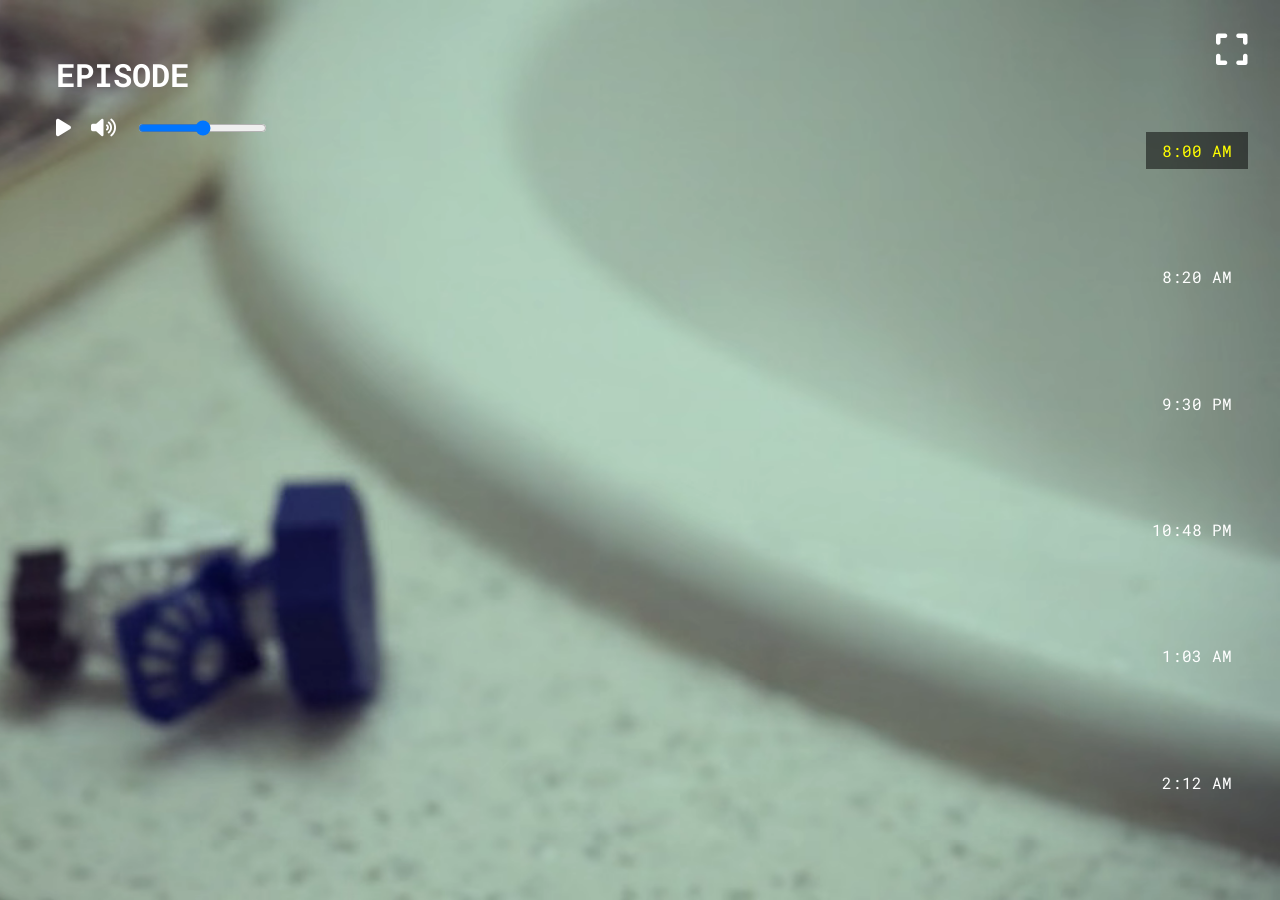
<file: studio1/index.html>
<!DOCTYPE html>
<html lang="en">
<head>
    <meta charset="UTF-8">
    <meta name="viewport" content="width=device-width, initial-scale=1.0">
    <title>just another</title>

    <link rel="preconnect" href="https://fonts.googleapis.com">
    <link rel="preconnect" href="https://fonts.gstatic.com" crossorigin>
    <link href="https://fonts.googleapis.com/css2?family=Roboto+Mono:ital,wght@0,100..700;1,100..700&display=swap" rel="stylesheet">

    
    <link rel="stylesheet" href="https://cdnjs.cloudflare.com/ajax/libs/font-awesome/6.0.0-beta3/css/all.min.css">

    <link href="styles.css" rel="stylesheet">

    <script src="script.js" defer></script>
</head>
<body>

    <header>
        <h1>EPISODE</h1>

        <section id="controls">
            <i class="fa-solid fa-play"></i>
            <i class="fa-solid fa-volume-up"></i>
            <input id="volumeLevel" type="range" min="0" max="100" step="1">
        </section>
    </header>

    <main>
    </main>

    <div>
        <i class="fas fa-expand"></i>

        <ul>
            <li><a>8:00 AM</a></li>
            <li><a>8:20 AM</a></li>
            <li><a>9:30 PM</a></li>
            <li><a>10:48 PM</a></li>
            <li><a>1:03 AM</a></li>
            <li><a>2:12 AM</a></li>
        </ul>
    </div>


    <video id="myVideo" muted autoplay loop playsinline>
        <source src="media/videoBASE.webm" type="video/webm">
        <!-- <source src="media/videoBase.mp4" type="video/mp4"> -->
        <p>Your browser doesn't support HTML5 video.
        Here is a <a href="media/videoBASE.mp4">link to the video</a> instead.</p>
    </video>

    
</body>
</html>
</file>
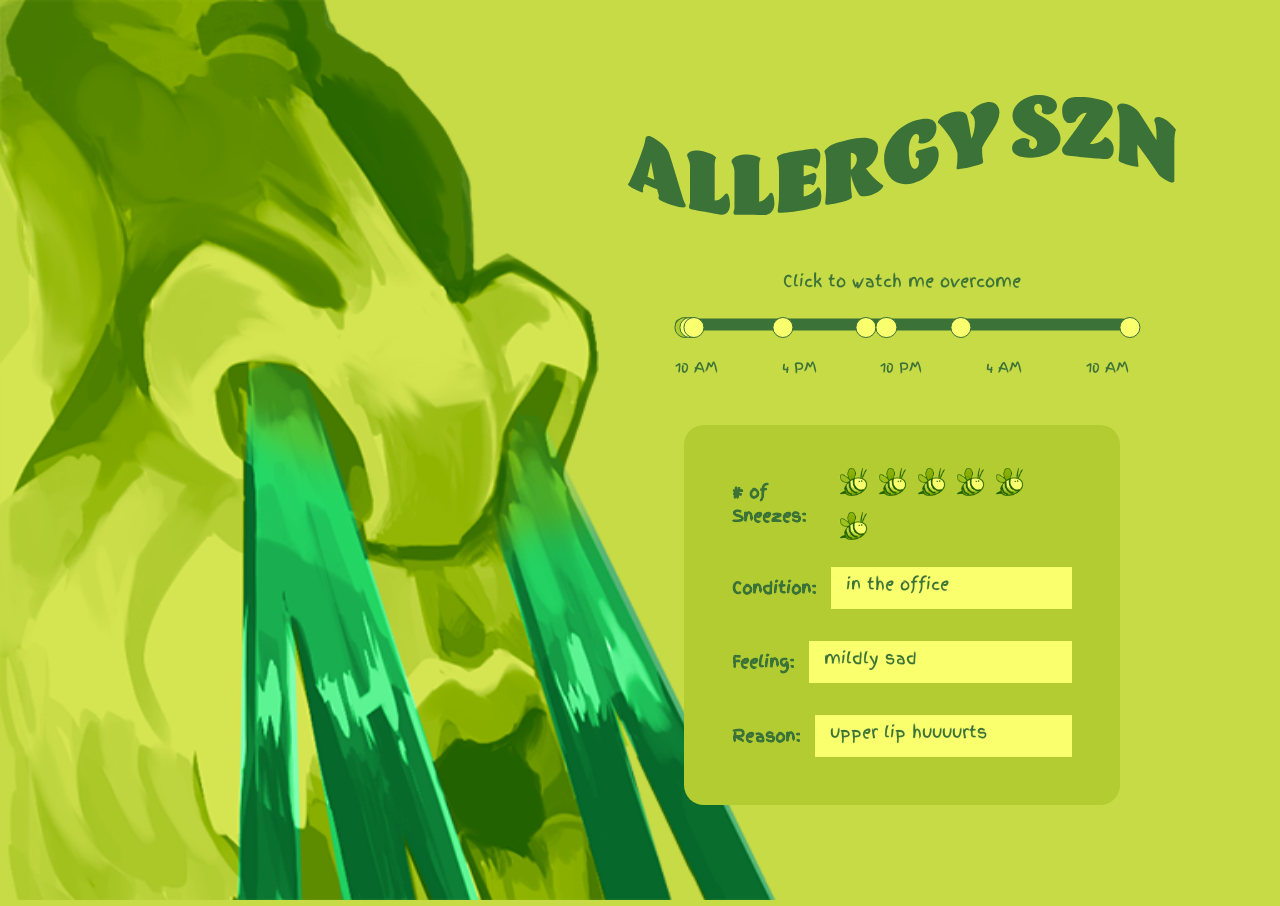
<file: studio2/index.html>
<!DOCTYPE html>
<html lang="en">
<head>
    <meta charset="UTF-8">
    <meta name="viewport" content="width=device-width, initial-scale=1.0">
    
    <link rel="preconnect" href="https://fonts.googleapis.com">
    <link rel="preconnect" href="https://fonts.gstatic.com" crossorigin>
    <link href="https://fonts.googleapis.com/css2?family=Finger+Paint&display=swap" rel="stylesheet">

    <link rel="stylesheet" href="https://cloudflare.com">
    <link rel="stylesheet" href="styles.css">

    <script src="script.js" defer></script>

    <title>Allergy Szn</title>
</head>
<body>

    <section>
        <img id="nose" src="images/nose3.png" alt="nose" height="750">
    </section>

    <main>
         <header>
            <img src="images/title.svg" alt="allergy-szn" height="120">
        </header>

        <div id="action-area">
            <p>Click to watch me overcome</p>
            <div id="timeline">
                <div id="bar"></div>
                <div id="timestamps"></div>
            </div>
            <ul>
                <li>10 AM</li>
                <li>4 PM</li>
                <li>10 PM</li>
                <li>4 AM</li>
                <li>10 AM</li>
            </ul>
        </div>

        
        <div id="container">
            <div id="sneezes">
                <h3># of Sneezes:</h3>
                <div id="bees"></div>
            </div>

            <div id="condition">
                <h3>Condition:</h3>
                <p>peanut butter</p>
            </div>

            <div id="feeling">
                <h3>Feeling:</h3>
                <p>aw man</p>
            </div>

            <div id="reason">
                <h3>Reason:</h3>
                <p>so sad</p>
            </div>
        </div>
    </main>
    
</body>
</html>
</file>
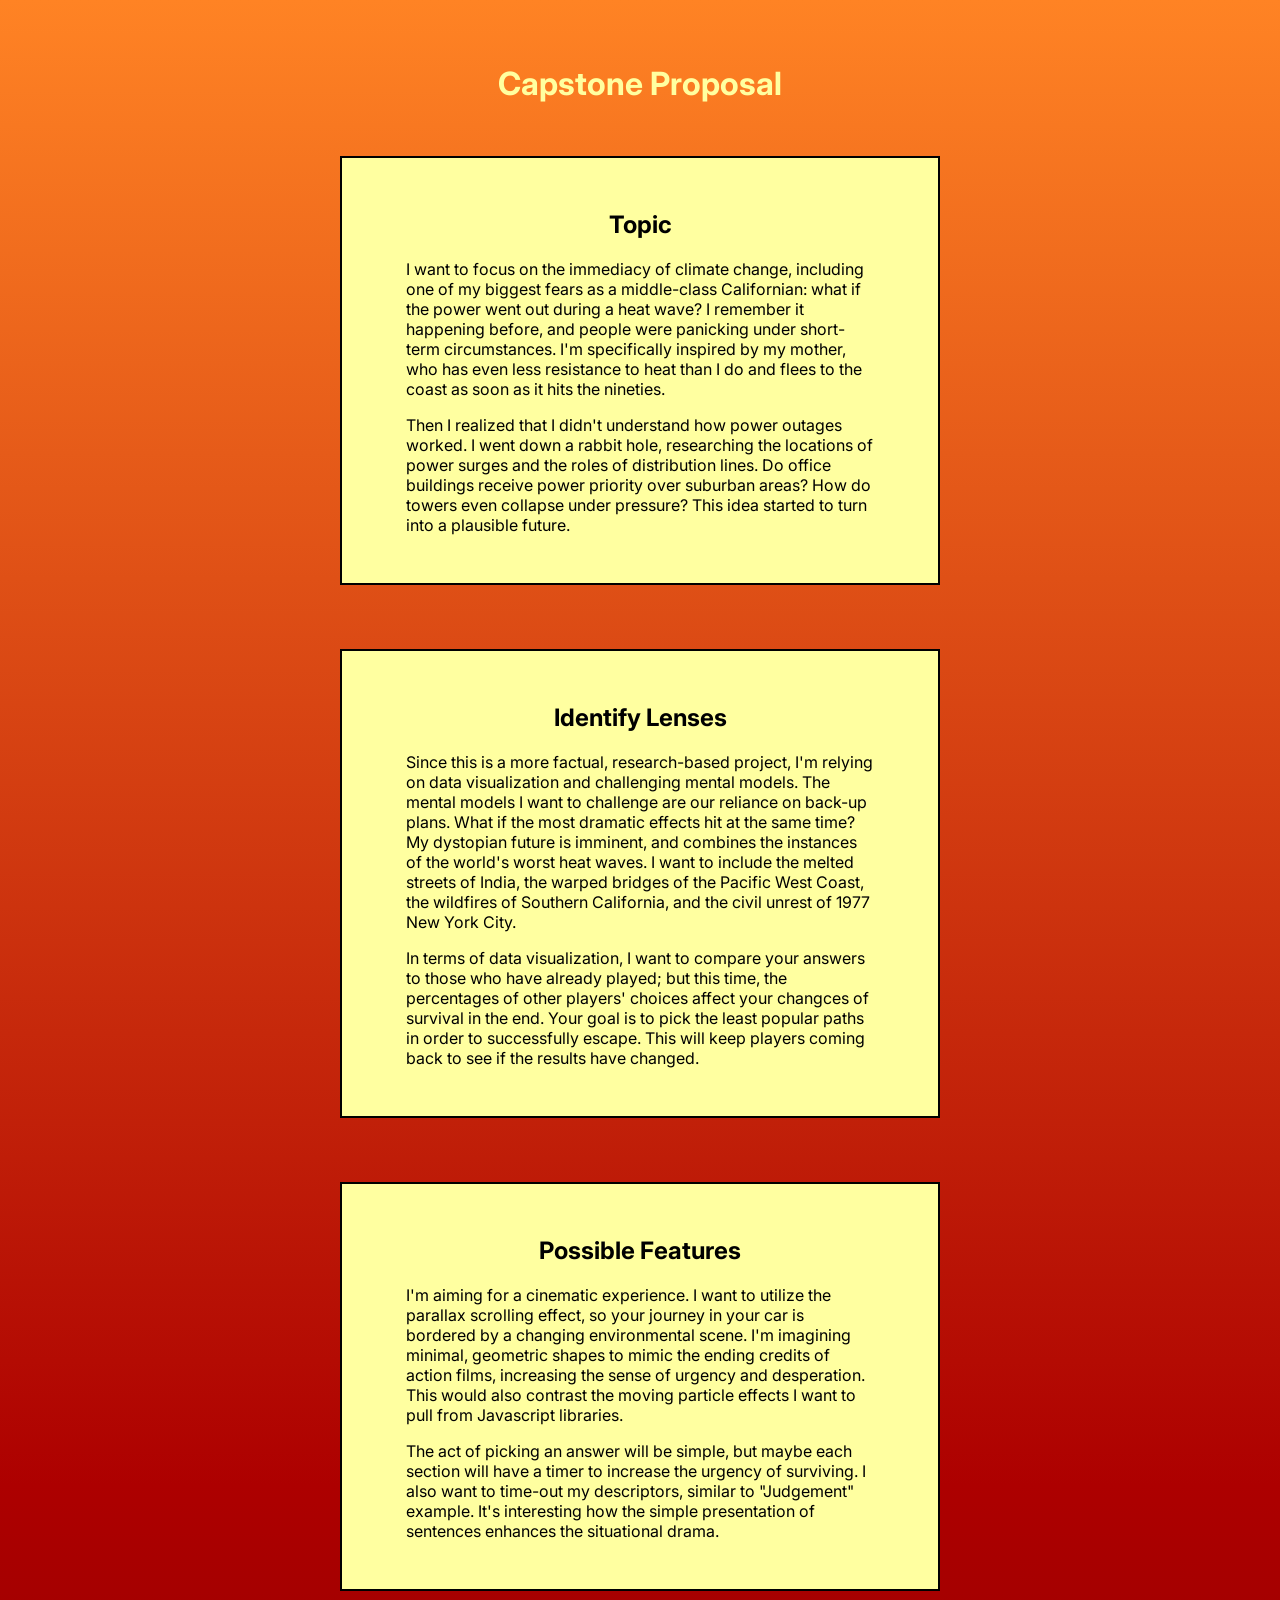
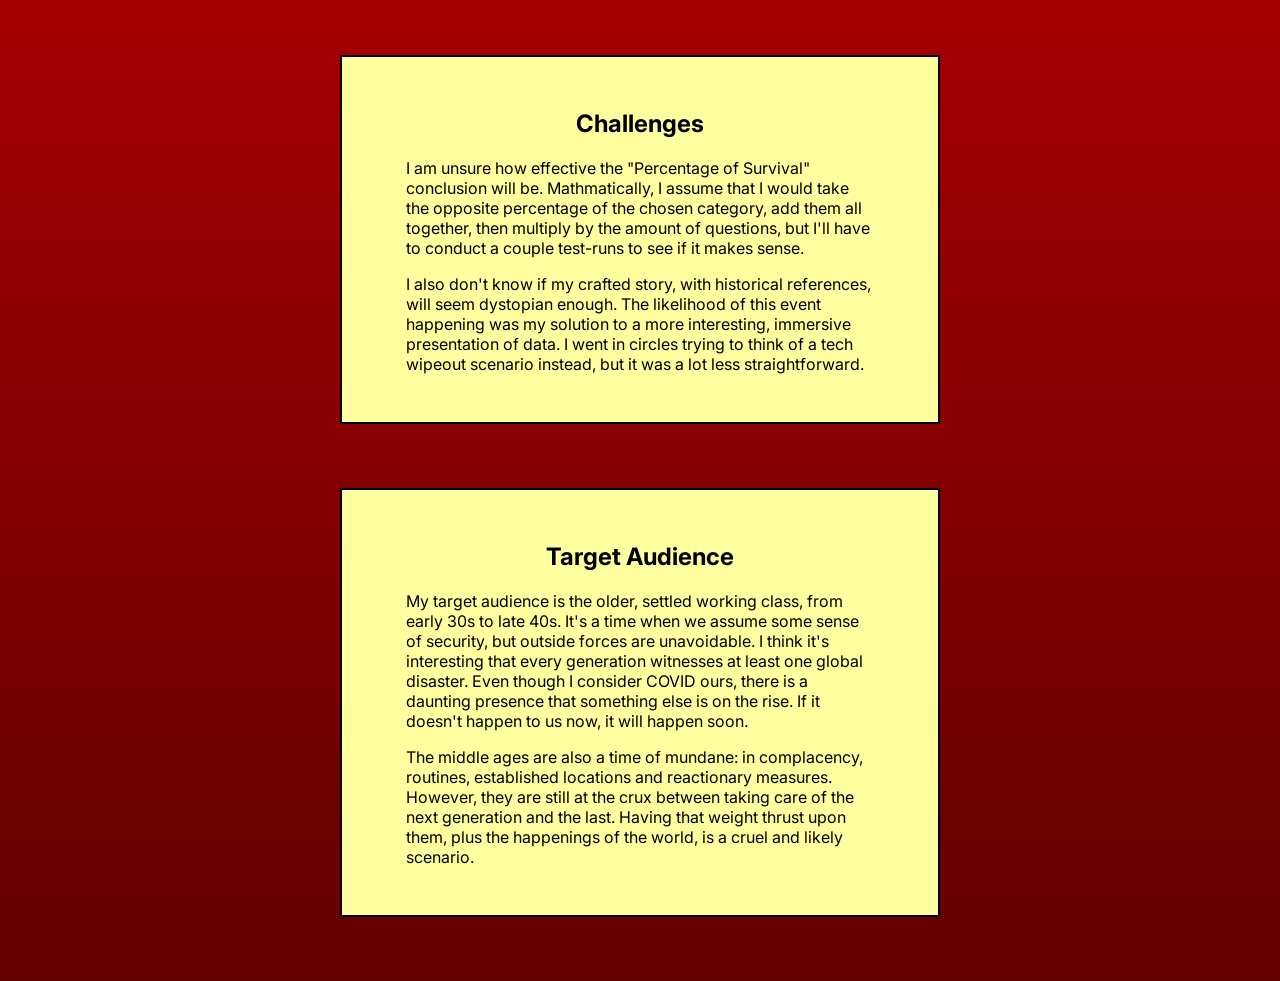
<file: capstone/development/proposal.html>
<!DOCTYPE html>
<html lang="en">
<head>
    <meta charset="UTF-8">
    <meta name="viewport" content="width=device-width, initial-scale=1.0">

    <link rel="preconnect" href="https://fonts.googleapis.com">
    <link rel="preconnect" href="https://fonts.gstatic.com" crossorigin>
    <link href="https://fonts.googleapis.com/css2?family=Inter:ital,opsz,wght@0,14..32,100..900;1,14..32,100..900&display=swap" rel="stylesheet">

    <link rel="stylesheet" href="styles.css">
    <title>Capstone Proposal</title>
</head>
<body>
    <h1>Capstone Proposal</h1>

    <main>
        <div>
            <h2>Topic</h2>
            <p>I want to focus on the immediacy of climate change, including one of my biggest fears as a middle-class Californian: what if the power went out during a heat wave? I remember it happening before, and people were panicking under short-term circumstances. I'm specifically inspired by my mother, who has even less resistance to heat than I do and flees to the coast as soon as it hits the nineties.</p>

            <p>Then I realized that I didn't understand how power outages worked. I went down a rabbit hole, researching the locations of power surges and the roles of distribution lines. Do office buildings receive power priority over suburban areas? How do towers even collapse under pressure? This idea started to turn into a plausible future.</p>
        </div>

        <div>
            <h2>Identify Lenses</h2>
            <p>Since this is a more factual, research-based project, I'm relying on data visualization and challenging mental models. The mental models I want to challenge are our reliance on back-up plans. What if the most dramatic effects hit at the same time? My dystopian future is imminent, and combines the instances of the world's worst heat waves. I want to include the melted streets of India, the warped bridges of the Pacific West Coast, the wildfires of Southern California, and the civil unrest of 1977 New York City.</p>

            <p>In terms of data visualization, I want to compare your answers to those who have already played; but this time, the percentages of other players' choices affect your changces of survival in the end. Your goal is to pick the least popular paths in order to successfully escape. This will keep players coming back to see if the results have changed.</p>
        </div>

        <div>
            <h2>Possible Features</h2>
            <p>I'm aiming for a cinematic experience. I want to utilize the parallax scrolling effect, so your journey in your car is bordered by a changing environmental scene. I'm imagining minimal, geometric shapes to mimic the ending credits of action films, increasing the sense of urgency and desperation. This would also contrast the moving particle effects I want to pull from Javascript libraries.</p>

            <p>The act of picking an answer will be simple, but maybe each section will have a timer to increase the urgency of surviving. I also want to time-out my descriptors, similar to "Judgement" example. It's interesting how the simple presentation of sentences enhances the situational drama.</p>
        </div>

        <div>
            <h2>Challenges</h2>
            <p>I am unsure how effective the "Percentage of Survival" conclusion will be. Mathmatically, I assume that I would take the opposite percentage of the chosen category, add them all together, then multiply by the amount of questions, but I'll have to conduct a couple test-runs to see if it makes sense.</p>

            <p>I also don't know if my crafted story, with historical references, will seem dystopian enough. The likelihood of this event happening was my solution to a more interesting, immersive presentation of data. I went in circles trying to think of a tech wipeout scenario instead, but it was a lot less straightforward.</p>
        </div>

        <div>
            <h2>Target Audience</h2>
            <p>My target audience is the older, settled working class, from early 30s to late 40s. It's a time when we assume some sense of security, but outside forces are unavoidable. I think it's interesting that every generation witnesses at least one global disaster. Even though I consider COVID ours, there is a daunting presence that something else is on the rise. If it doesn't happen to us now, it will happen soon.</p>

            <p>The middle ages are also a time of mundane: in complacency, routines, established locations and reactionary measures. However, they are still at the crux between taking care of the next generation and the last. Having that weight thrust upon them, plus the happenings of the world, is a cruel and likely scenario.</p>
        </div>
    </main>
    
</body>
</html>
</file>
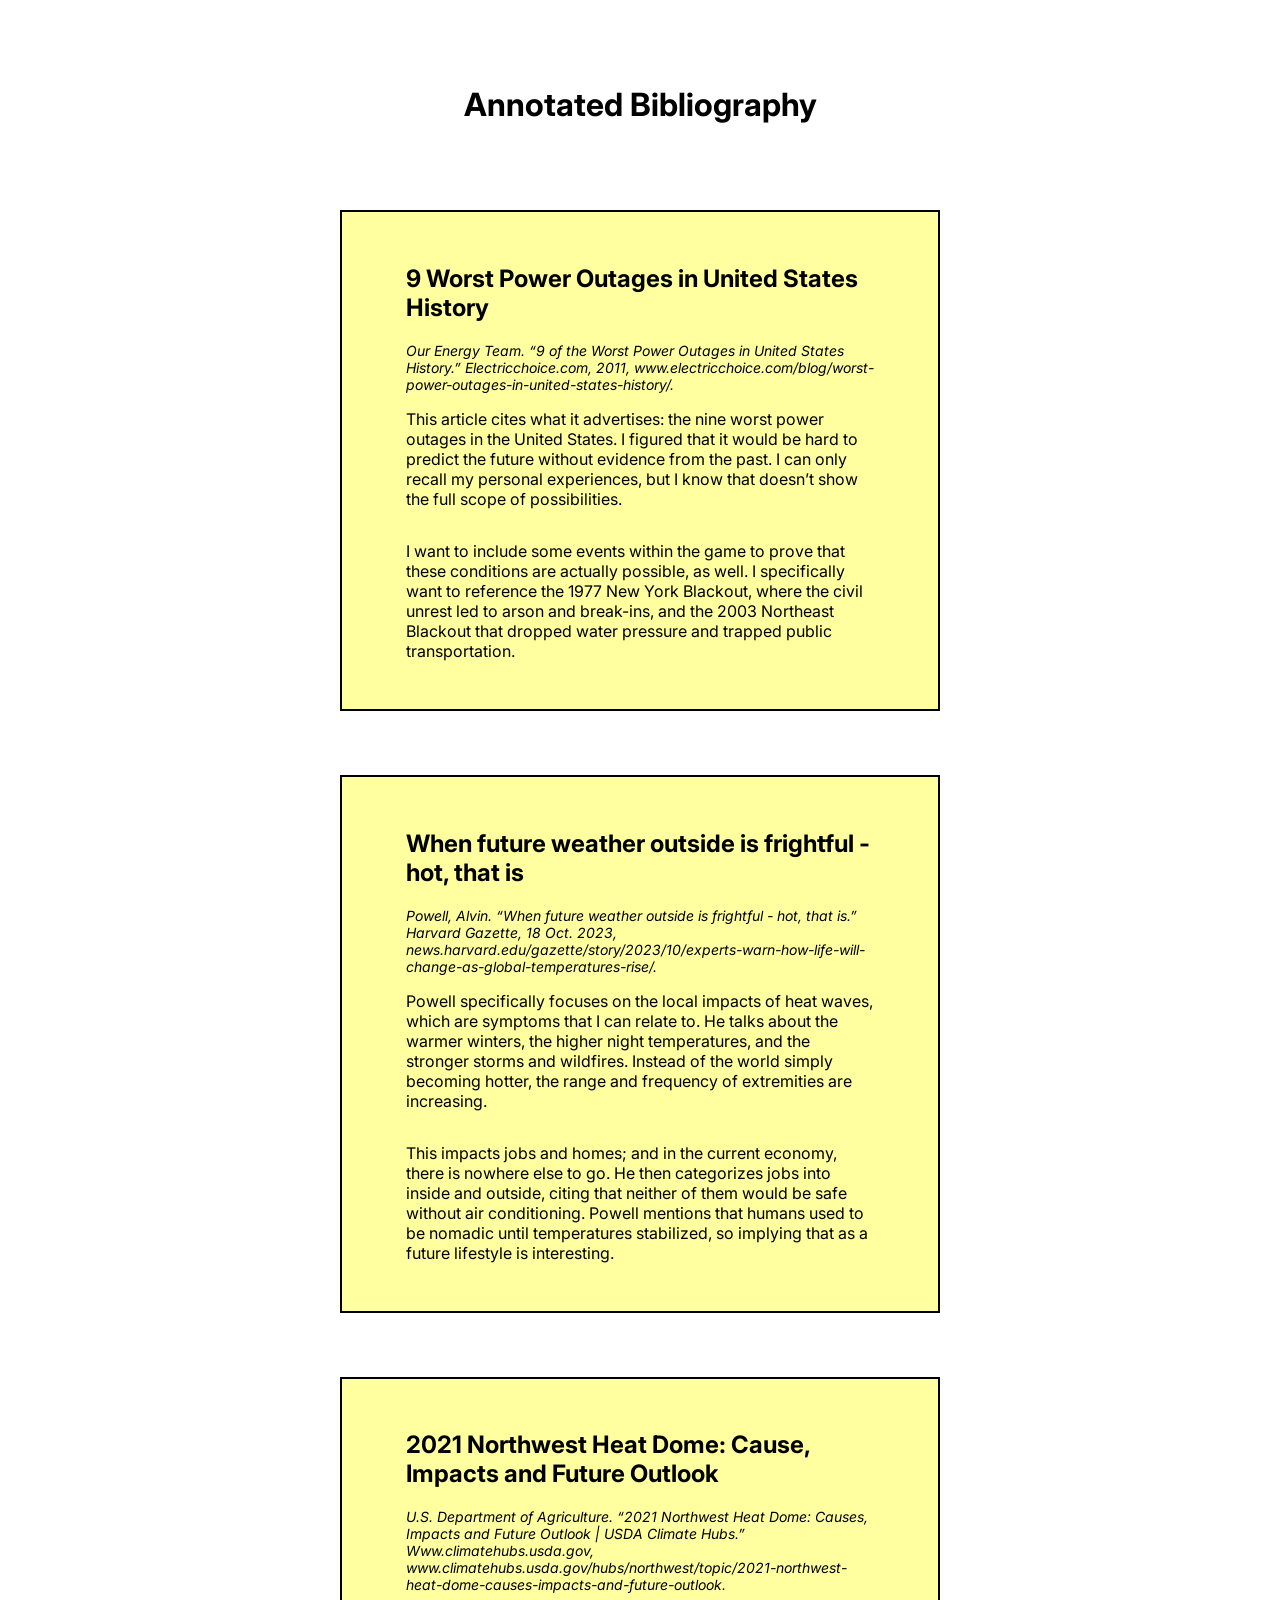
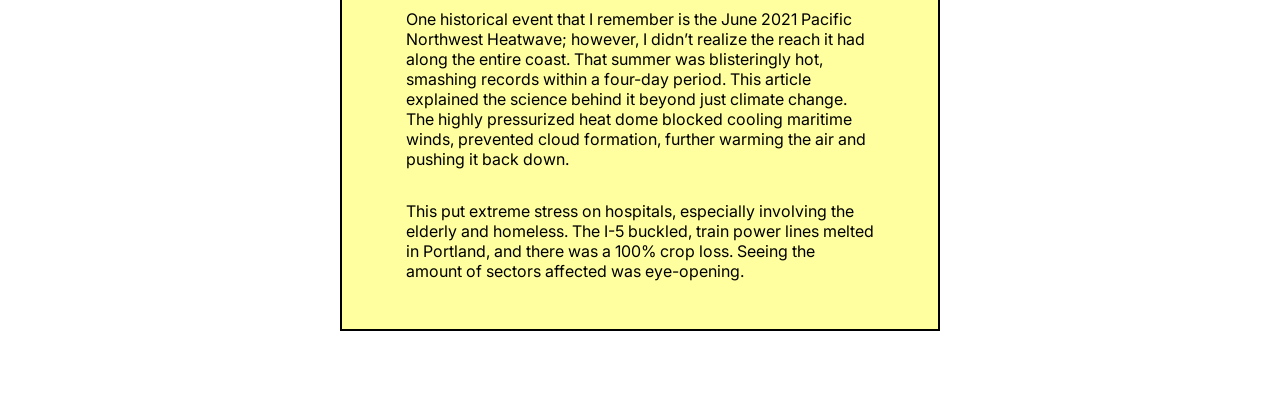
<file: capstone/research/bibliography.html>
<!DOCTYPE html>
<html lang="en">
<head>
    <meta charset="UTF-8">
    <meta name="viewport" content="width=device-width, initial-scale=1.0">

    <link rel="preconnect" href="https://fonts.googleapis.com">
    <link rel="preconnect" href="https://fonts.gstatic.com" crossorigin>
    <link href="https://fonts.googleapis.com/css2?family=Inter:ital,opsz,wght@0,14..32,100..900;1,14..32,100..900&display=swap" rel="stylesheet">
    
    <link href="styles.css" rel="stylesheet">


    <title>Annotated Bibliography</title>
</head>
<body>
    <h1>Annotated Bibliography</h1>

    <div>
       <h2>9 Worst Power Outages in United States History</h2> 
       <figcaption>Our Energy Team. “9 of the Worst Power Outages in United States History.” Electricchoice.com, 2011, www.electricchoice.com/blog/worst-power-outages-in-united-states-history/.</figcaption>

       <p>This article cites what it advertises: the nine worst power outages in the United States. I figured that it would be hard to predict the future without evidence from the past. I can only recall my personal experiences, but I know that doesn’t show the full scope of possibilities.</p>

       <p>I want to include some events within the game to prove that these conditions are actually possible, as well. I specifically want to reference the 1977 New York Blackout, where the civil unrest led to arson and break-ins, and the 2003 Northeast Blackout that dropped water pressure and trapped public transportation.</p>
    </div>
    

    <div>
       <h2>When future weather outside is frightful - hot, that is</h2> 

       <figcaption>Powell, Alvin. “When future weather outside is frightful - hot, that is.” Harvard Gazette, 18 Oct. 2023, news.harvard.edu/gazette/story/2023/10/experts-warn-how-life-will-change-as-global-temperatures-rise/.</figcaption>

       <p>Powell specifically focuses on the local impacts of heat waves, which are symptoms that I can relate to. He talks about the warmer winters, the higher night temperatures, and the stronger storms and wildfires. Instead of the world simply becoming hotter, the range and frequency of extremities are increasing.</p>

       <p>This impacts jobs and homes; and in the current economy, there is nowhere else to go. He then categorizes jobs into inside and outside, citing that neither of them would be safe without air conditioning. Powell mentions that humans used to be nomadic until temperatures stabilized, so implying that as a future lifestyle is interesting.</p>
    </div>

    <div>
       <h2>2021 Northwest Heat Dome: Cause, Impacts and Future Outlook</h2> 

       <figcaption>U.S. Department of Agriculture. “2021 Northwest Heat Dome: Causes, Impacts and Future Outlook | USDA Climate Hubs.” Www.climatehubs.usda.gov, www.climatehubs.usda.gov/hubs/northwest/topic/2021-northwest-heat-dome-causes-impacts-and-future-outlook.
       </figcaption>

       <p>One historical event that I remember is the June 2021 Pacific Northwest Heatwave; however, I didn’t realize the reach it had along the entire coast. That summer was blisteringly hot, smashing records within a four-day period. This article explained the science behind it beyond just climate change. The highly pressurized heat dome blocked cooling maritime winds, prevented cloud formation, further warming the air and pushing it back down.</p>

       <p>This put extreme stress on hospitals, especially involving the elderly and homeless. The I-5 buckled, train power lines melted in Portland, and there was a 100% crop loss. Seeing the amount of sectors affected was eye-opening.</p>
    </div>

</body>
</html>
</file>
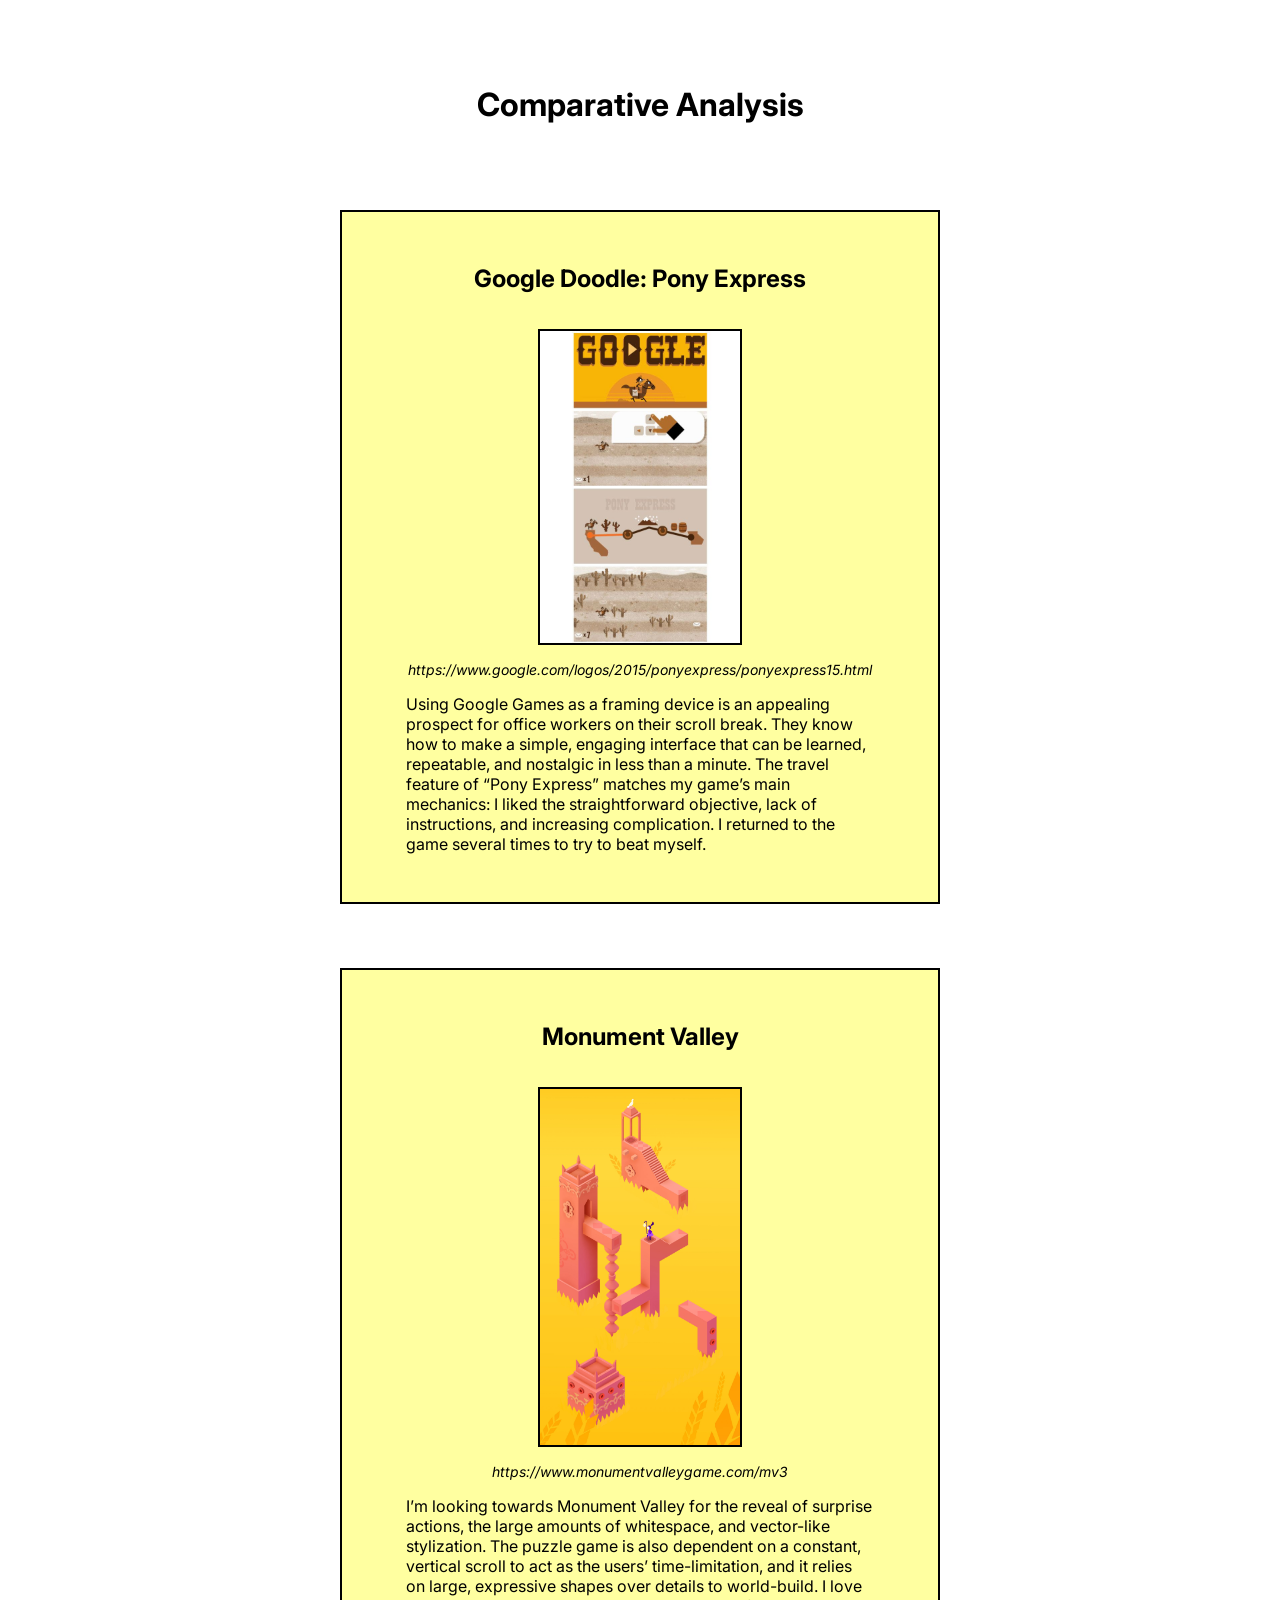
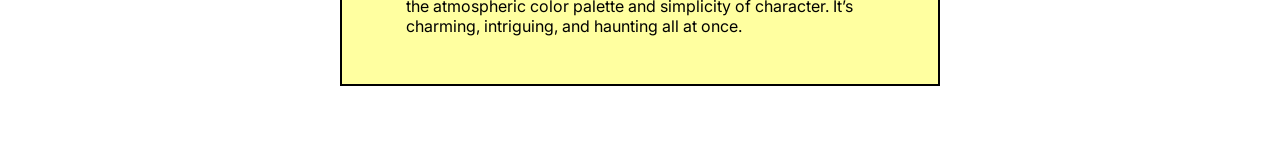
<file: capstone/research/comparative.html>
<!DOCTYPE html>
<html lang="en">
<head>
    <meta charset="UTF-8">
    <meta name="viewport" content="width=device-width, initial-scale=1.0">

    <link rel="preconnect" href="https://fonts.googleapis.com">
    <link rel="preconnect" href="https://fonts.gstatic.com" crossorigin>
    <link href="https://fonts.googleapis.com/css2?family=Inter:ital,opsz,wght@0,14..32,100..900;1,14..32,100..900&display=swap" rel="stylesheet">

    <link href="styles.css" rel="stylesheet">
    <title>Comparative Analysis</title>

</head>
<body>
    <h1>Comparative Analysis</h1>

    <div>
       <h2>Google Doodle: Pony Express</h2> 
       <img src="images/pony-express.jpg" alt="pony" width="200">
       <figcaption>https://www.google.com/logos/2015/ponyexpress/ponyexpress15.html</figcaption>

       <p>Using Google Games as a framing device is an appealing prospect for office workers on their scroll break. They know how to make a simple, engaging interface that can be learned, repeatable, and nostalgic in less than a minute. The travel feature of “Pony Express” matches my game’s main mechanics: I liked the straightforward objective, lack of instructions, and increasing complication. I returned to the game several times to try to beat myself. </p>
    </div>

    <div>
       <h2>Monument Valley</h2> 
       <img src="images/monument-valley.jpg" alt="pony" width="200">
       <figcaption>https://www.monumentvalleygame.com/mv3</figcaption>

       <p>I’m looking towards Monument Valley for the reveal of surprise actions, the large amounts of whitespace, and vector-like stylization. The puzzle game is also dependent on a constant, vertical scroll to act as the users’ time-limitation, and it relies on large, expressive shapes over details to world-build. I love the atmospheric color palette and simplicity of character. It’s charming, intriguing, and haunting all at once. </p>
    </div>

    
</body>
</html>
</file>
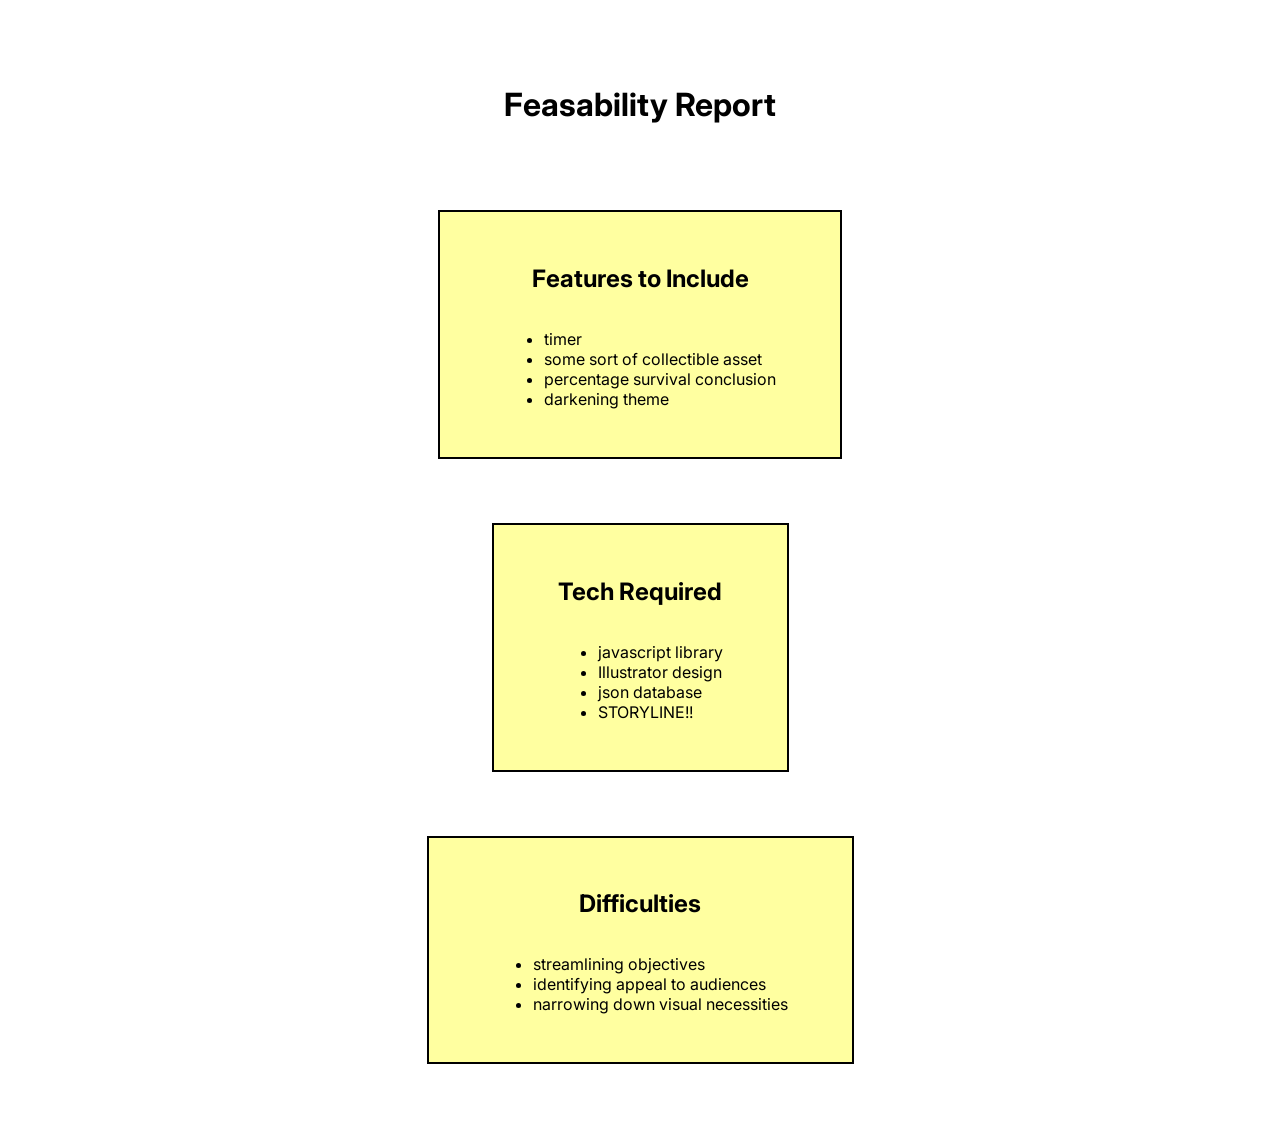
<file: capstone/research/feasibility.html>
<!DOCTYPE html>
<html lang="en">
<head>
    <meta charset="UTF-8">
    <meta name="viewport" content="width=device-width, initial-scale=1.0">

    <link rel="preconnect" href="https://fonts.googleapis.com">
    <link rel="preconnect" href="https://fonts.gstatic.com" crossorigin>
    <link href="https://fonts.googleapis.com/css2?family=Inter:ital,opsz,wght@0,14..32,100..900;1,14..32,100..900&display=swap" rel="stylesheet">
    
    <link href="styles.css" rel="stylesheet">


    <title>Feasability Report</title>
</head>
<body>
    <h1>Feasability Report</h1>

    <div>
        <h2>Features to Include</h2>
        <ul>
            <li>timer</li>
            <li>some sort of collectible asset</li>
            <li>percentage survival conclusion</li>
            <li>darkening theme</li>
        </ul>
    </div>

    <div>
        <h2>Tech Required</h2>
        <ul>
            <li>javascript library</li>
            <li>Illustrator design</li>
            <li>json database</li>
            <li> STORYLINE!!</li>
        </ul>
    </div>

    <div>
        <h2>Difficulties</h2>
        <ul>
            <li>streamlining objectives</li>
            <li>identifying appeal to audiences</li>
            <li>narrowing down visual necessities</li>
        </ul>
    </div>
    
</body>
</html>
</file>
<file: studio1/styles.css>
#myVideo{
    position: fixed;
    right: 0;
    bottom: 0;
    min-width: 100%;
    min-height: 100%;
    z-index: -1;
}

body{
    display: grid;
    grid-template-columns: auto 1fr auto;

    box-sizing: border-box;
    padding: 2em;
    height: 100vh;
    margin: 0;

    color: white;
    font-family: "Roboto Mono";
    font-weight: 700;

    gap: 3em;
}

header{
    padding-left: 1.5em;
}

#controls{
    display: flex;
    gap: 1em;
    font-size: 20px;
}

.fa-expand{
    font-size: 36px;
    display: inline-block;
}

.fa-expand:hover{
    cursor: pointer;
    color: yellow;
}

div{
    z-index: 3;
    gap: 4em;

    display: flex;
    flex-direction: column;
    text-align: right;
}

main{
    display: flex;
    flex-wrap: wrap;
    overflow: hidden;
}

main p{
    margin: 0px;
    padding: 0.5em;
    color: red;
}

ul{
    height: 80%;
    display: flex;
    flex-direction: column;
    justify-content: space-between;
    align-items: flex-end;

    list-style: none;
    margin: 0;
    padding: 0;
}

li{
    width: fit-content;
}

li a{
    display: inline-block;
    padding: 0.5em 1em;
    text-decoration: none;

    color: white;
    font-weight: 400;
}

li a:hover, a.active{
    background: rgba(0, 0, 0, 0.5); 
    color: yellow;
}

li a:active{
    background: rgba(0, 0, 0); 
}
</file>
<file: studio2/styles.css>
body{
    background-color: #c7db46;
    color: #3b7237;
     
    font-family: "Finger Paint";

    display: grid;
    grid-template-columns: 1fr 2fr;

    margin: 0;
    padding: 0;

    overflow: hidden;
}

main{
    display: flex;
    flex-direction: column;

    align-items: center;
    justify-content: center;
    text-align: center;

    gap: 2em;
}

/* nose ----------------------------*/
section{
    height: 100vh;
    margin-right: -20vw;
}

section img{
    height: 100%;
    object-fit: cover;
}

/* timeline ---------------------------------*/

#action-area{
    width: 60%;
}

ul{
    display: flex;
    list-style-type: none;
    justify-content: space-between;
    padding: 0;

    /* padding-top: 2em; */
}

ul li{
    font-size: 14px;
}

#timeline{
    position: relative;
    align-items: center;
    height: fit-content;

    height: 2em;
}

#bar{
    background-color: #3b7237;
    width: 100%;
    height: 0.8em;
    border-radius: 2em;

    position: absolute;
    transform: translateY(-50%);
    top: 50%;
}

#timestamps{
    /* display: flex; */
    position: absolute;
    z-index: 2;
    transform: translateY(-25%);
    top: 50%;

    width: 100%;
    height: 100%;
}

.dot{
    width: 1.2em;
    height: 1.2em;
    border-radius: 100px;
    border: solid 1px #3b7237;
    background-color: #faff6e;

    position: absolute;
    transform: translateX(-50%);
}

.dot.active{
    background-color: #b2cc31;
}

#one{
    position: absolute;
}


/* description ------------------------------*/


#container{
    background-color: #b2cc31;
    /* border: solid 2px #faff6e; */
    /* corner-shape: bevel; */
    border-radius: 20px;

    
    width: 45%;
    max-width: 800px;

    justify-content: center;
    text-align: left;
    padding: 2em 3em;
}

#condition, #reason, #feeling, #sneezes{
    display: flex;
    margin: 0;
    padding: 0;
    align-items: center;
}

#bees{
    display: flex;
    flex-wrap: wrap;
    gap: 4px;
    align-items: center;

    width: 100%;
    /* height: 2em; */

    margin-left: 15px;
    padding: 5px 15px;
}

#bees img{
    width: 35px;
}

h3{
    margin: 0;
    padding: 0;
    
    font-size: 16px;
}

#container p{
    background-color: #faff6e;
    width: 100%;
    height: 2em;

    margin-left: 15px;
    padding: 5px 15px;
}
</file>
<file: capstone/development/styles.css>
body{
    margin: 4em;
    font-family: "Inter";

    background: linear-gradient(180deg, #FF8324 0%, #AD0000 57.57%, #630000 100%);
}

main{
    max-width: 600px;
    display: flex;
    flex-direction: column;
    gap: 4em;

    align-items: center;
    justify-content: center;
    margin: 0 auto;
}

div{
    padding: 2em 4em;
    background: rgb(255, 255, 160);
    border: solid black 2px;
}

h1, h2{
    text-align: center;
}

h1{
    padding-bottom: 1em;
    color: rgb(255, 255, 160);
}
</file>
<file: capstone/research/styles.css>
body{
    width: 70%;
    max-width: 600px;

    display: flex;
    flex-direction: column;
    gap: 4em;

    align-items: center;
    justify-content: center;
    margin: 0 auto;

    font-family: "Inter";

    margin-top: 4em;
    margin-bottom: 4em;
}

figcaption{
    font-style: italic;
    font-size: 14px;
}

p{
    font-size: 16px;
}

div{
    padding: 2em 4em;
    background: rgb(255, 255, 160);
    border: solid black 2px;

    display: flex;
    flex-direction: column;

    justify-content: center;
    align-items: center;
}

img{
    margin: 1em;
    border: 2px solid black;
}
</file>
